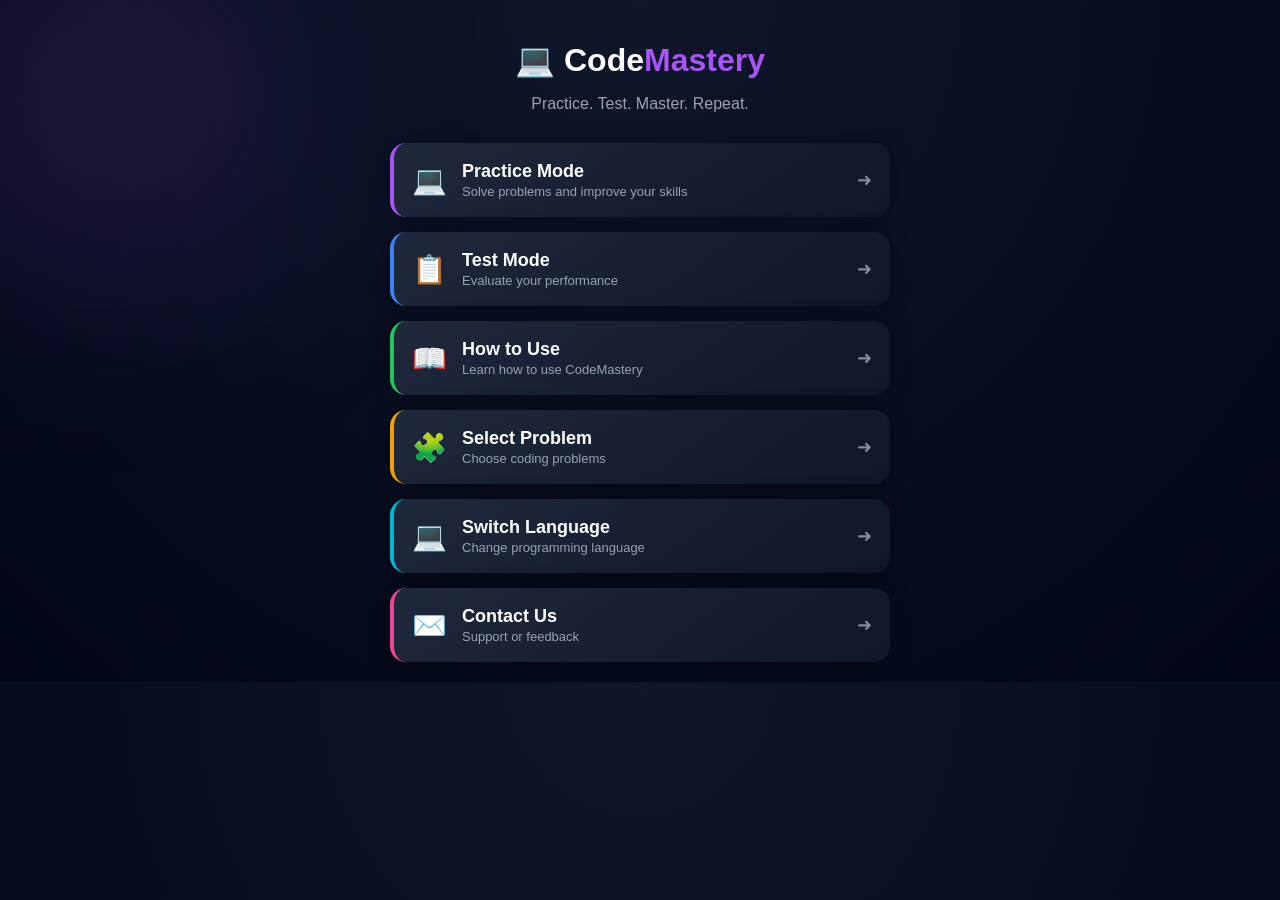
<file: index.html>
<!DOCTYPE html>
<html lang="en">
<head>
  <title>CodeMastery</title>
  <meta name="viewport" content="width=device-width, initial-scale=1.0">
  <link rel="stylesheet" href="css/style.css">
</head>

<body>

<div class="container">

  <h1 class="title">💻 Code<span>Mastery</span></h1>
  <p class="subtitle">Practice. Test. Master. Repeat.</p>

  <div class="menu">

  <a href="practice.html" class="card purple">
    <span>💻</span>
    <div>
      <h2>Practice Mode</h2>
      <p>Solve problems and improve your skills</p>
    </div>
    <div class="arrow">➜</div>
  </a>

  <a href="test.html" class="card blue">
    <span>📋</span>
    <div>
      <h2>Test Mode</h2>
      <p>Evaluate your performance</p>
    </div>
    <div class="arrow">➜</div>
  </a>

  <a href="howto.html" class="card green">
    <span>📖</span>
    <div>
      <h2>How to Use</h2>
      <p>Learn how to use CodeMastery</p>
    </div>
    <div class="arrow">➜</div>
  </a>

  <a href="select.html" class="card orange">
    <span>🧩</span>
    <div>
      <h2>Select Problem</h2>
      <p>Choose coding problems</p>
    </div>
    <div class="arrow">➜</div>
  </a>

  <a href="language.html" class="card cyan">
    <span>💻</span>
    <div>
      <h2>Switch Language</h2>
      <p>Change programming language</p>
    </div>
    <div class="arrow">➜</div>
  </a>

  <a href="contact.html" class="card pink">
    <span>✉️</span>
    <div>
      <h2>Contact Us</h2>
      <p>Support or feedback</p>
    </div>
    <div class="arrow">➜</div>
  </a>

</div>

</div>

<script>
function selectLang(lang) {
  localStorage.setItem("language", lang);
  window.location.href = "select.html";
}
</script>

</body>
</html>
</file>
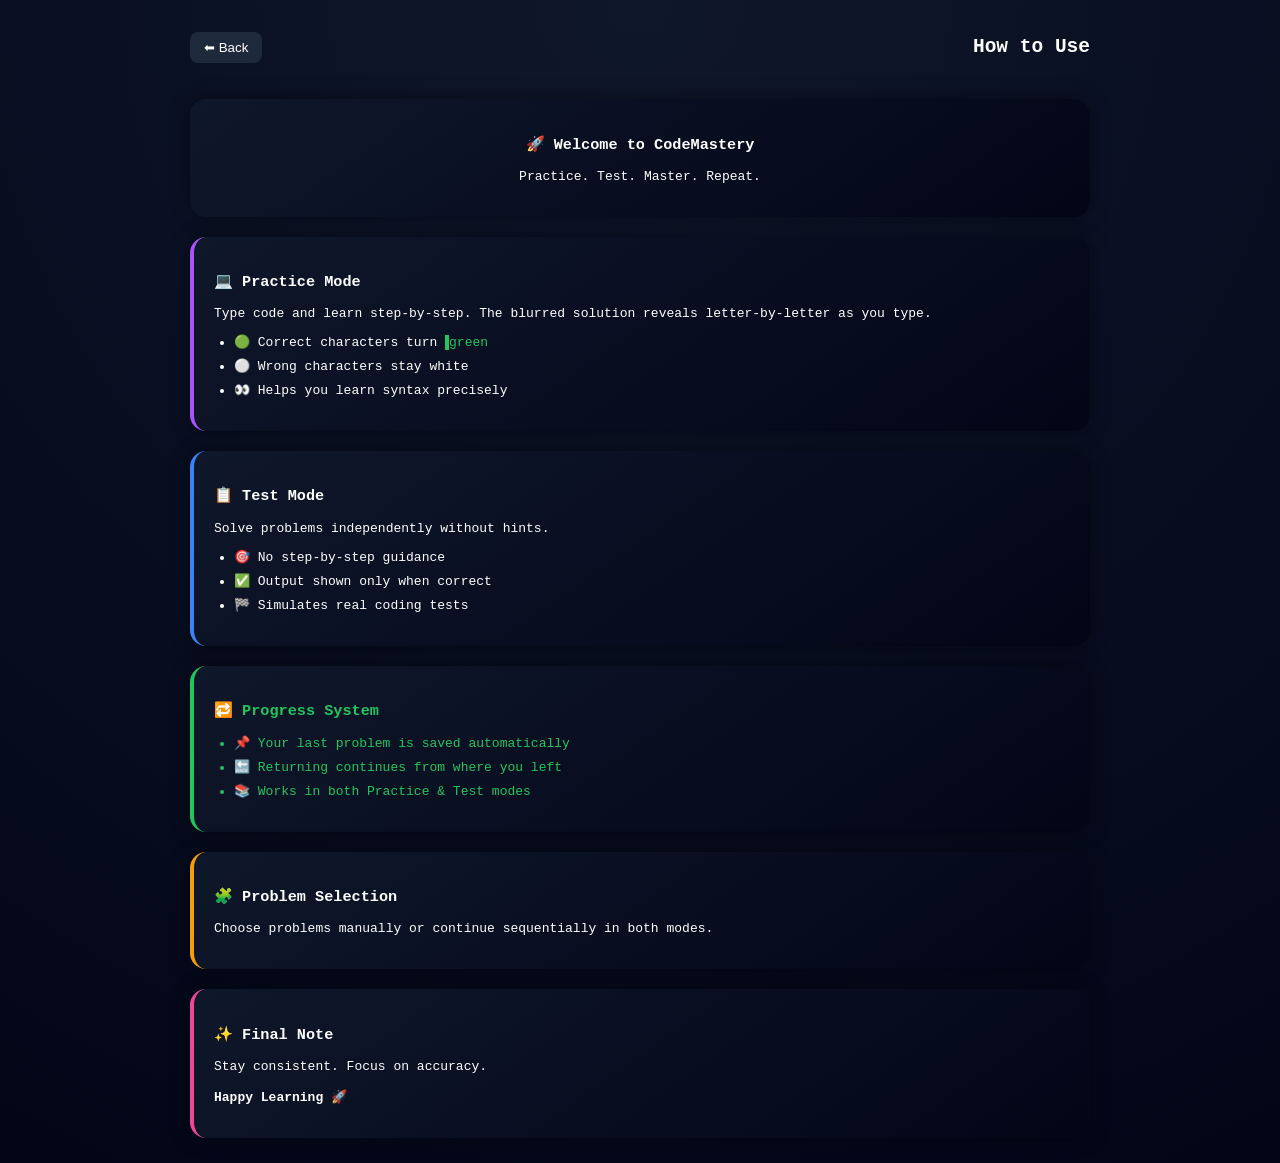
<file: howto.html>
<!DOCTYPE html>
<html lang="en">
<head>
  <title>How to Use - CodeMastery</title>
  <meta name="viewport" content="width=device-width, initial-scale=1.0">
  <link rel="stylesheet" href="css/howto.css">
</head>

<body>

<div class="container">

  <!-- Top Bar -->
  <div class="top-bar">
    <button class="back-btn" onclick="goBack()">⬅ Back</button>
    <h2>How to Use</h2>
  </div>

  <!-- Intro -->
  <div class="card intro-card">
    <h3>🚀 Welcome to CodeMastery</h3>
    <p>Practice. Test. Master. Repeat.</p>
  </div>

  <!-- Practice Mode -->
  <div class="card purple">
    <h3>💻 Practice Mode</h3>
    <p>
      Type code and learn step-by-step. The blurred solution reveals 
      letter-by-letter as you type.
    </p>
    <ul>
      <li>🟢 Correct characters turn <span class="green">green</span></li>
      <li>⚪ Wrong characters stay white</li>
      <li>👀 Helps you learn syntax precisely</li>
    </ul>
  </div>

  <!-- Test Mode -->
  <div class="card blue">
    <h3>📋 Test Mode</h3>
    <p>Solve problems independently without hints.</p>
    <ul>
      <li>🎯 No step-by-step guidance</li>
      <li>✅ Output shown only when correct</li>
      <li>🏁 Simulates real coding tests</li>
    </ul>
  </div>

  <!-- Navigation Info -->
  <div class="card green">
    <h3>🔁 Progress System</h3>
    <ul>
      <li>📌 Your last problem is saved automatically</li>
      <li>🔙 Returning continues from where you left</li>
      <li>📚 Works in both Practice & Test modes</li>
    </ul>
  </div>

  <!-- Problem Selection -->
  <div class="card orange">
    <h3>🧩 Problem Selection</h3>
    <p>
      Choose problems manually or continue sequentially in both modes.
    </p>
  </div>

  <!-- Closing -->
  <div class="card pink">
    <h3>✨ Final Note</h3>
    <p>
      Stay consistent. Focus on accuracy.  
      <br><br>
      <strong>Happy Learning 🚀</strong>
    </p>
  </div>

</div>

<script>
function goBack() {
  window.location.href = "index.html";
}
</script>

</body>
</html>
</file>
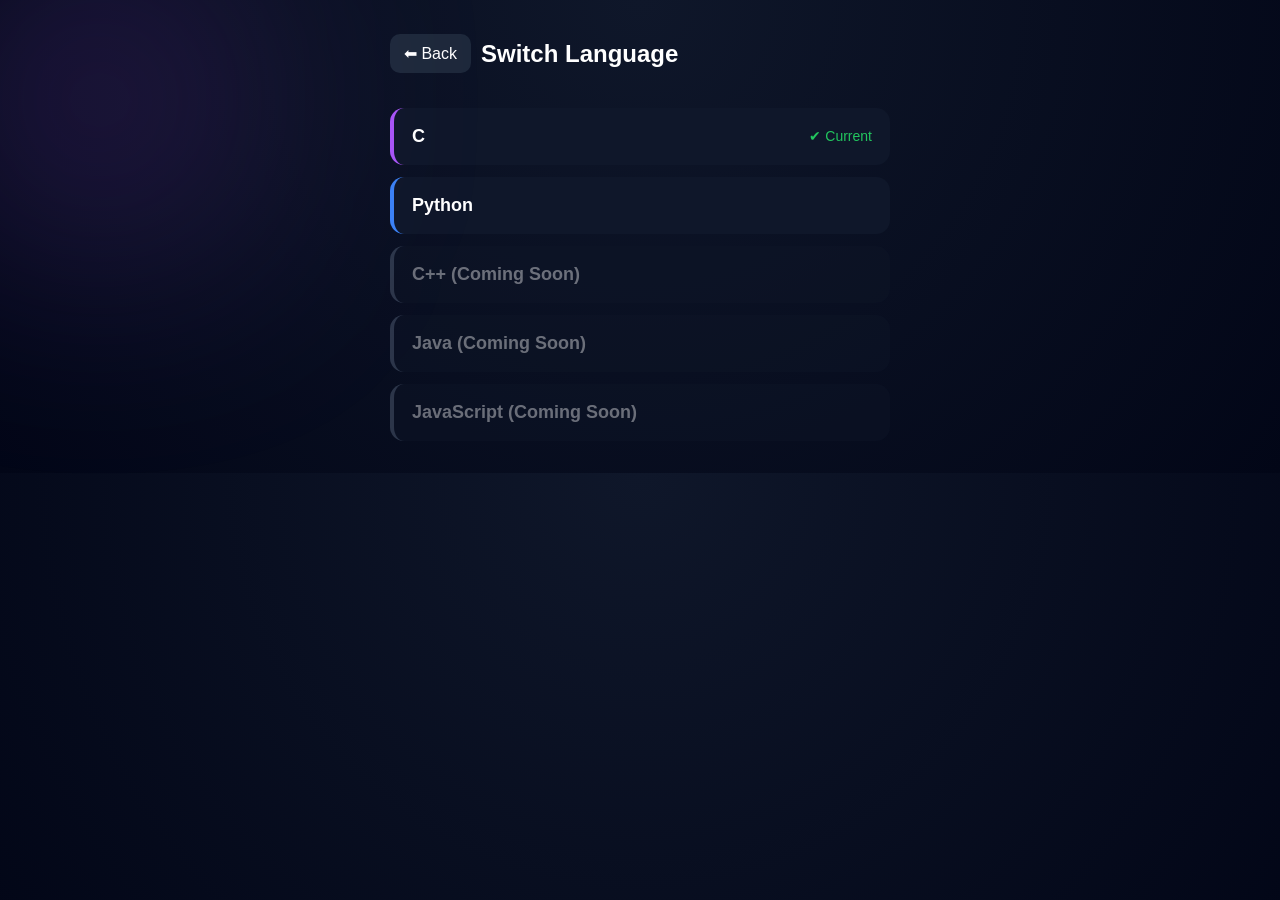
<file: language.html>
<!DOCTYPE html>
<html lang="en">
<head>
  <title>Switch Language - CodeMastery</title>
  <meta name="viewport" content="width=device-width, initial-scale=1.0">

  <!-- Main UI style -->
  <link rel="stylesheet" href="css/style.css">

  <!-- Page-specific style -->
  <style>
    .container {
      max-width: 500px;
      margin: auto;
      padding: 20px;
    }

    .top-bar {
      display: flex;
      align-items: center;
      gap: 10px;
      margin-bottom: 20px;
    }

    .lang-card {
      display: flex;
      justify-content: space-between;
      align-items: center;
      background: #0f172a;
      padding: 18px;
      margin: 12px 0;
      border-radius: 14px;
      cursor: pointer;
      transition: 0.25s;
      border-left: 4px solid transparent;
    }

    .lang-card:hover {
      transform: scale(1.02);
      background: #1e293b;
    }

    .lang-name {
      font-size: 18px;
      font-weight: bold;
    }

    .current {
      color: #22c55e;
      font-size: 14px;
    }

    .disabled {
      opacity: 0.4;
      cursor: not-allowed;
    }

    .purple { border-left-color: #a855f7; }
    .blue { border-left-color: #3b82f6; }
    .gray { border-left-color: #64748b; }
  </style>
</head>

<body>

<div class="container">

  <div class="top-bar">
    <button class="back-btn" onclick="goBack()">⬅ Back</button>
    <h2>Switch Language</h2>
  </div>

  <div id="langContainer"></div>

</div>

<script>
const languages = [
  { name: "C", value: "c", color: "purple" },
  { name: "Python", value: "python", color: "blue" },
  { name: "C++ (Coming Soon)", disabled: true, color: "gray" },
  { name: "Java (Coming Soon)", disabled: true, color: "gray" },
  { name: "JavaScript (Coming Soon)", disabled: true, color: "gray" }
];

const container = document.getElementById("langContainer");
const currentLang = localStorage.getItem("language") || "c";

languages.forEach(lang => {
  const card = document.createElement("div");
  card.className = `lang-card ${lang.color}`;

  if (lang.disabled) card.classList.add("disabled");

  let label = `<span class="lang-name">${lang.name}</span>`;

  if (lang.value === currentLang) {
    label += `<span class="current">✔ Current</span>`;
  }

  card.innerHTML = label;

  if (!lang.disabled && lang.value !== currentLang) {
    card.onclick = () => {
      localStorage.setItem("language", lang.value);
      location.reload();
    };
  }

  container.appendChild(card);
});

function goBack() {
  window.location.href = "index.html";
}


</script>

</body>
</html>
</file>
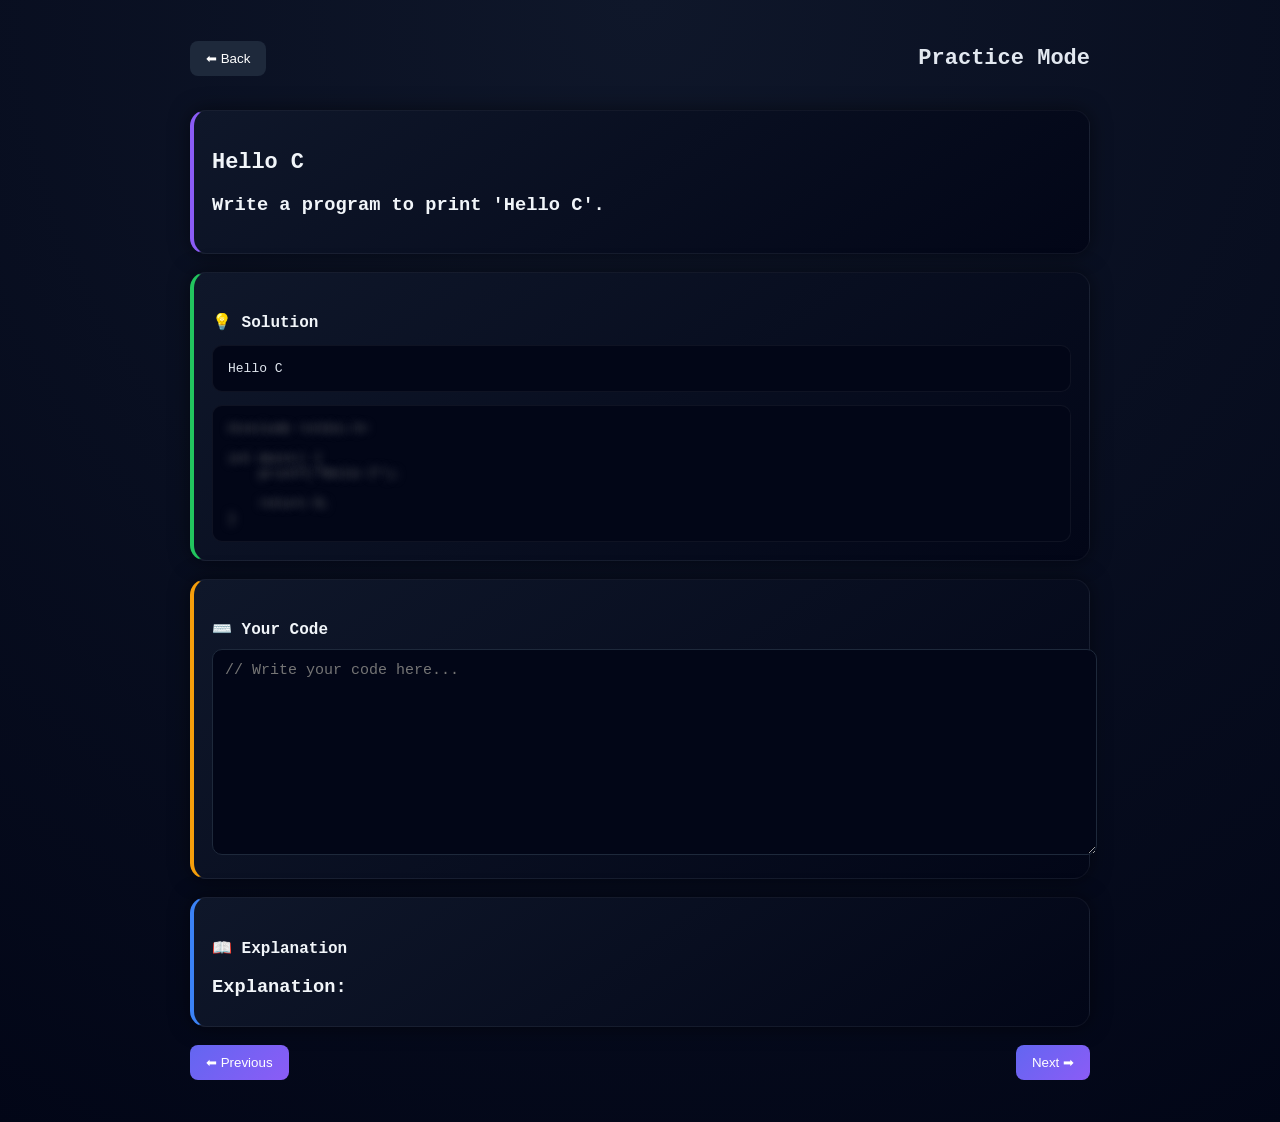
<file: practice.html>
<!DOCTYPE html>
<html lang="en">

<head>
  <meta charset="UTF-8">
  <title>Practice Mode - CodeMastery</title>
  <meta name="viewport" content="width=device-width, initial-scale=1.0">

  <!-- CSS -->
  <link rel="stylesheet" href="css/practice.css">
</head>

<body>

<div class="container">

  <!-- TOP BAR -->
  <div class="top-bar">
    <button class="back-btn" onclick="goBack()">⬅ Back</button>
    <h2>Practice Mode</h2>
  </div>

  <!-- PROBLEM -->
  <div class="card problem-card">
    <h3 id="problem">Loading problem...</h3>
    <p id="description"></p>
  </div>

  <!-- SOLUTION -->
  <div class="card code-card">
    <h4>💡 Solution</h4>
    <pre id="outputBox"></pre>
    <div id="codeDisplay" class="code-box"></div>
  </div>

  <!-- USER INPUT -->
  <div class="card input-card">
    <h4>⌨️ Your Code</h4>
    <textarea id="userInput" placeholder="// Write your code here..."></textarea>
  </div>

    <!-- EXPLANATION -->
  <div class="card explanation-card">
    <h4>📖 Explanation</h4>
    <div id="explanation"></div>
  </div>

  
  <!-- NAVIGATION -->
  <div class="nav-buttons">
    <button onclick="prevProblem()">⬅ Previous</button>
    <button onclick="nextProblem()">Next ➡</button>
  </div>

</div>

<!-- JS FILES -->
<script src="data/problems.js"></script>
<script src="data/pythonProblems.js"></script>
<script src="js/practice.js"></script>

<!-- BACK BUTTON FUNCTION -->
<script>
function goBack() {
  window.location.href = "index.html";
}
</script>

</body>
</html>
</file>
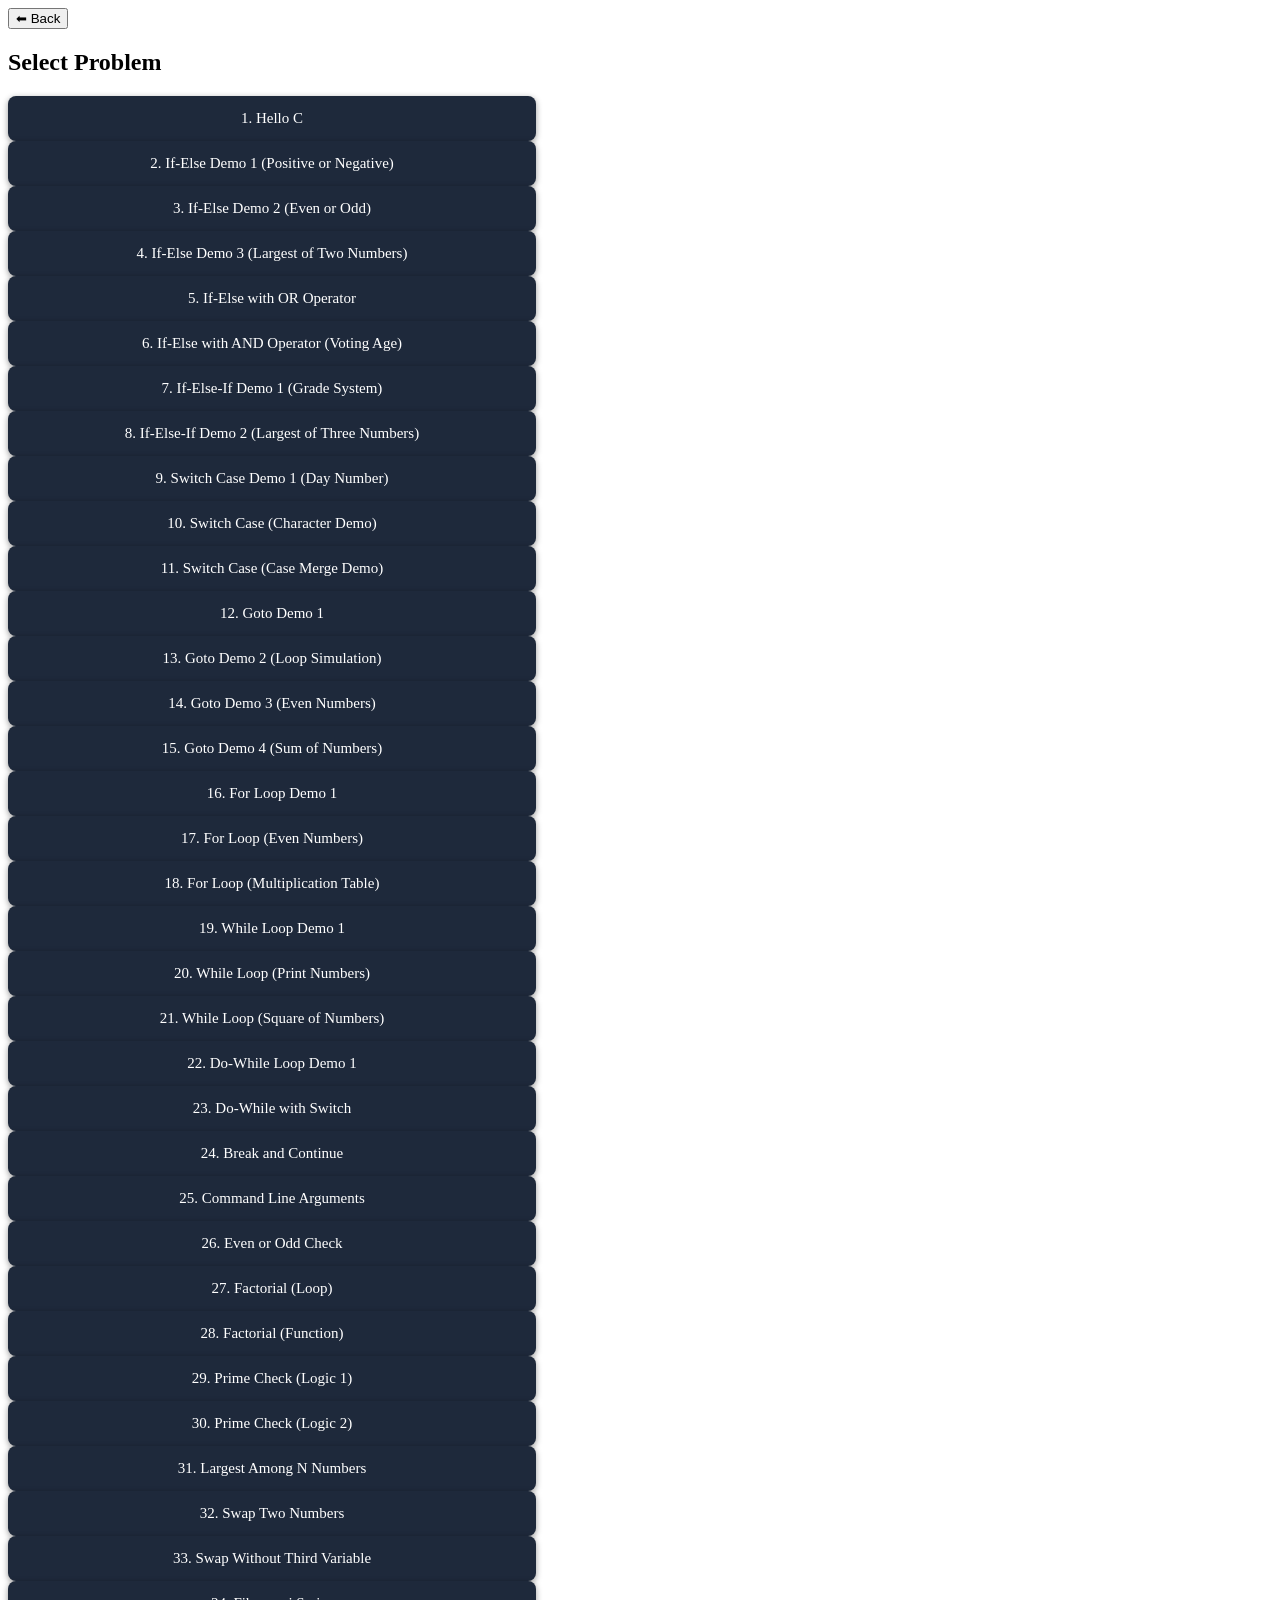
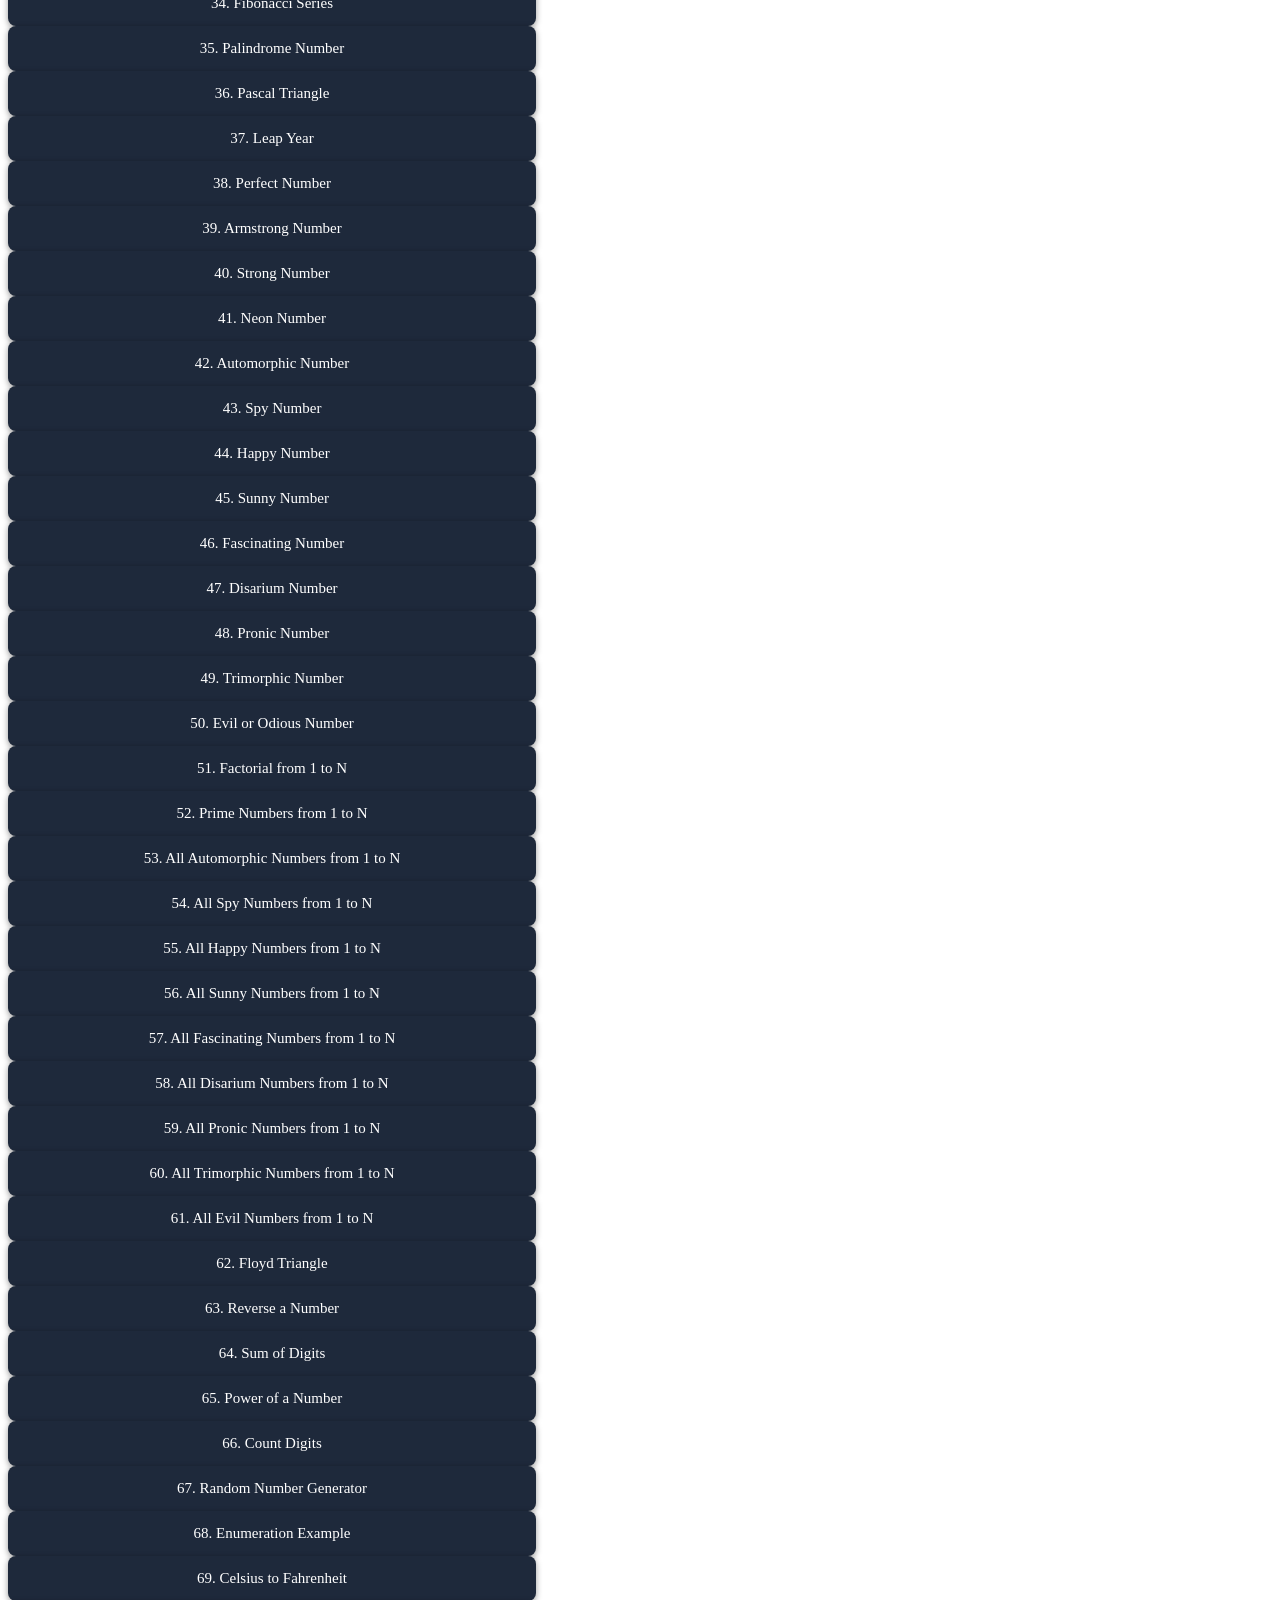
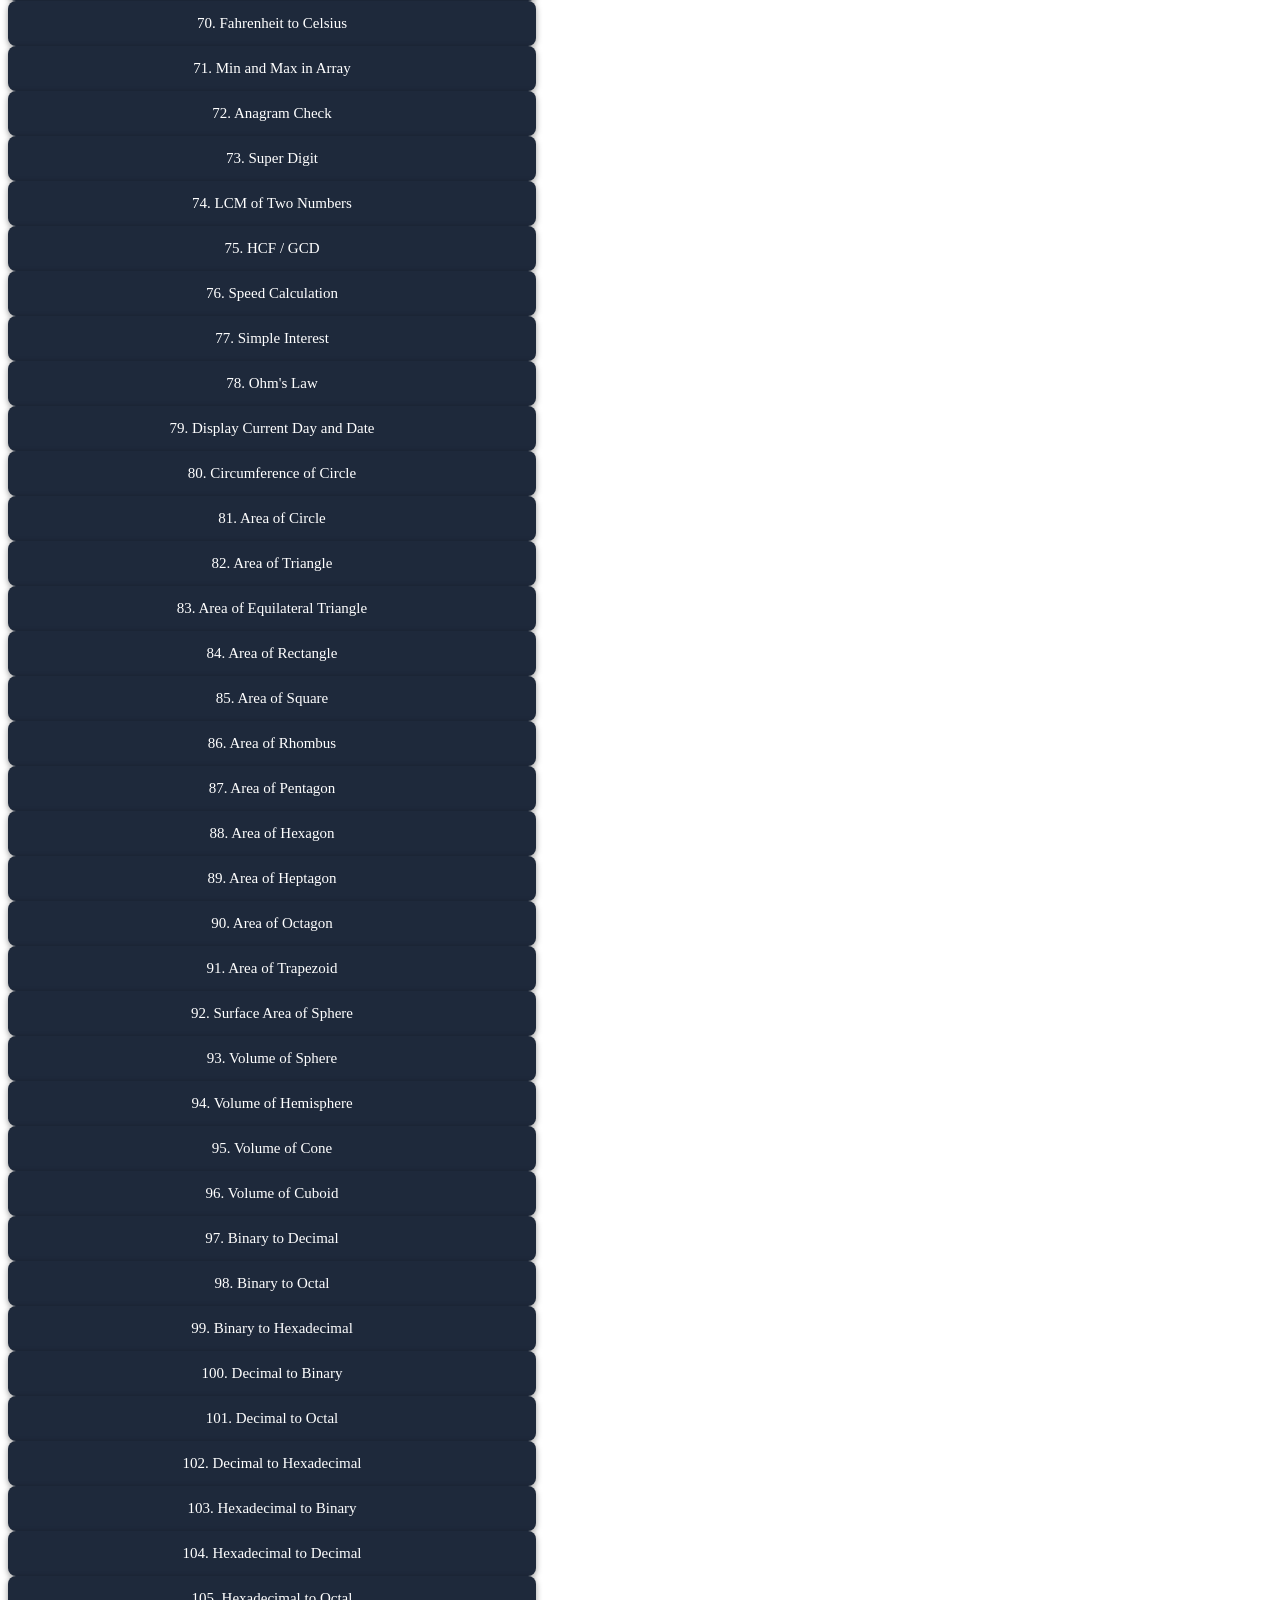
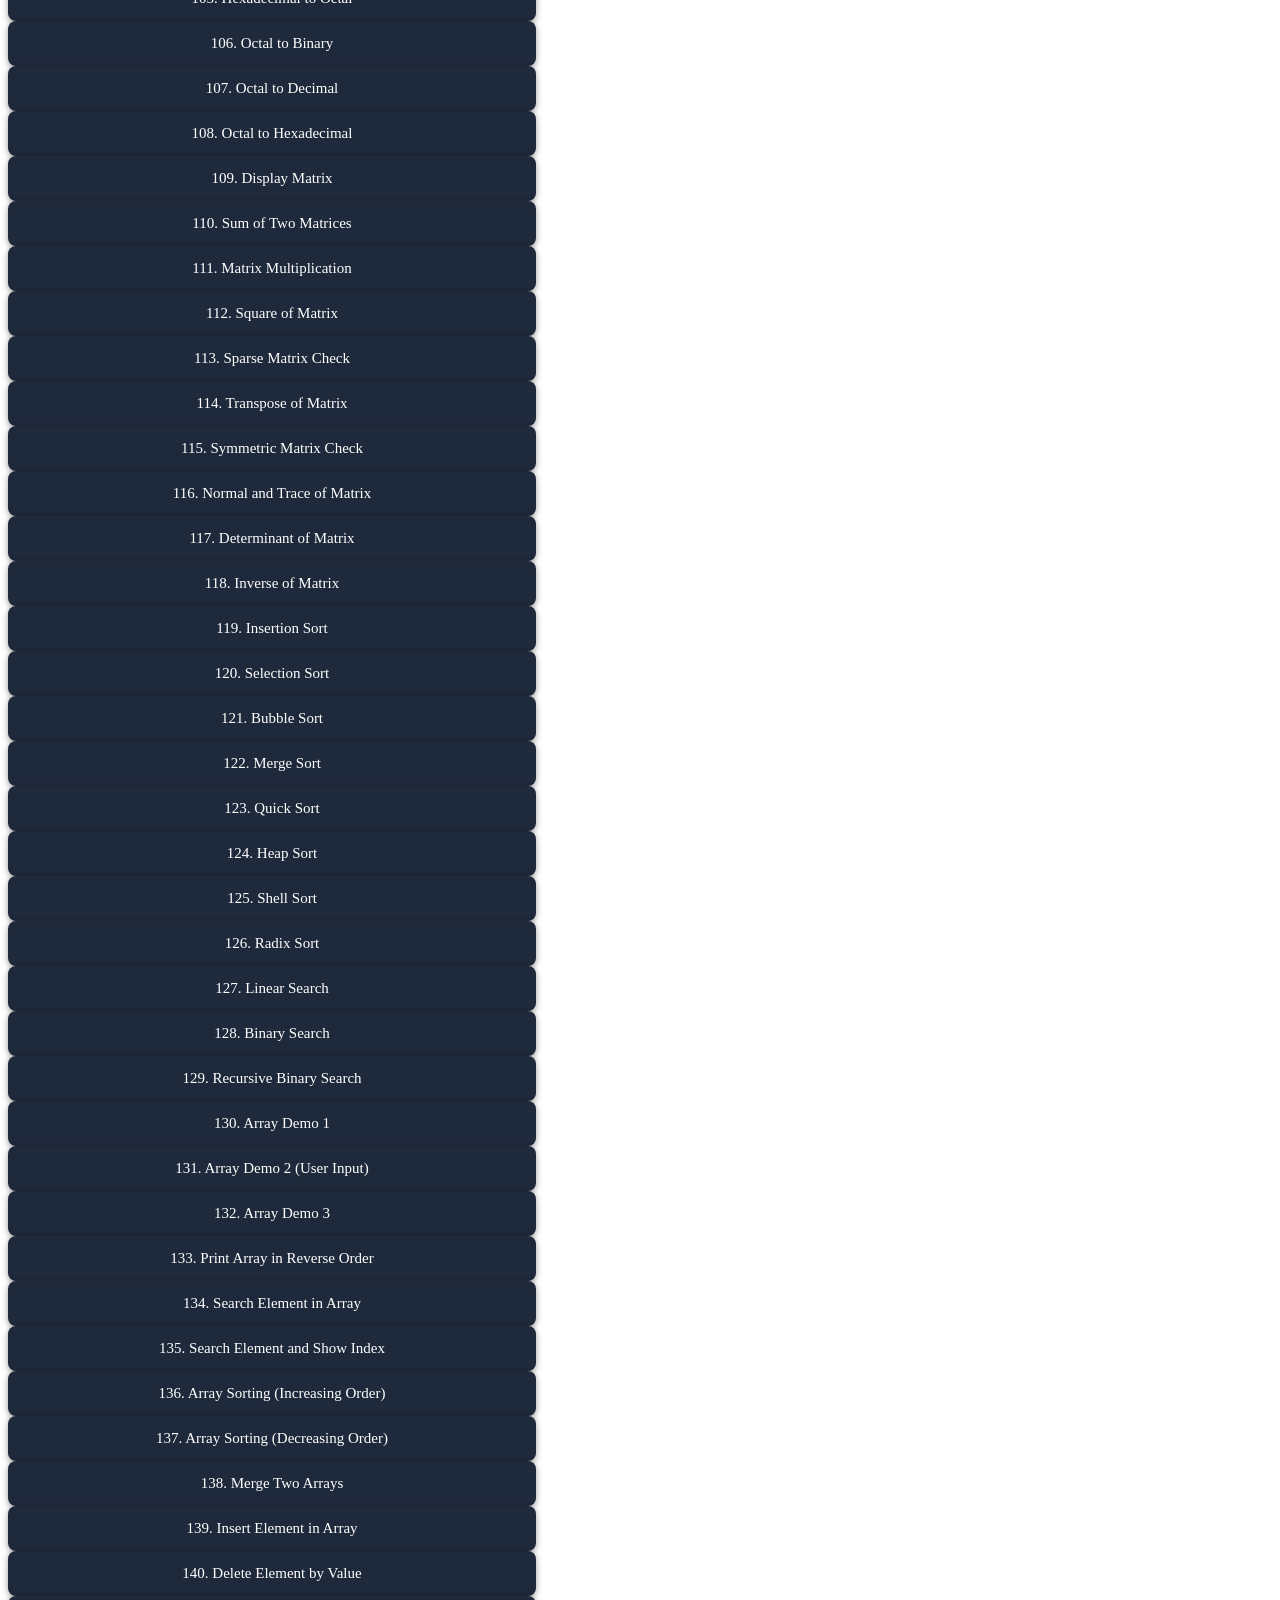
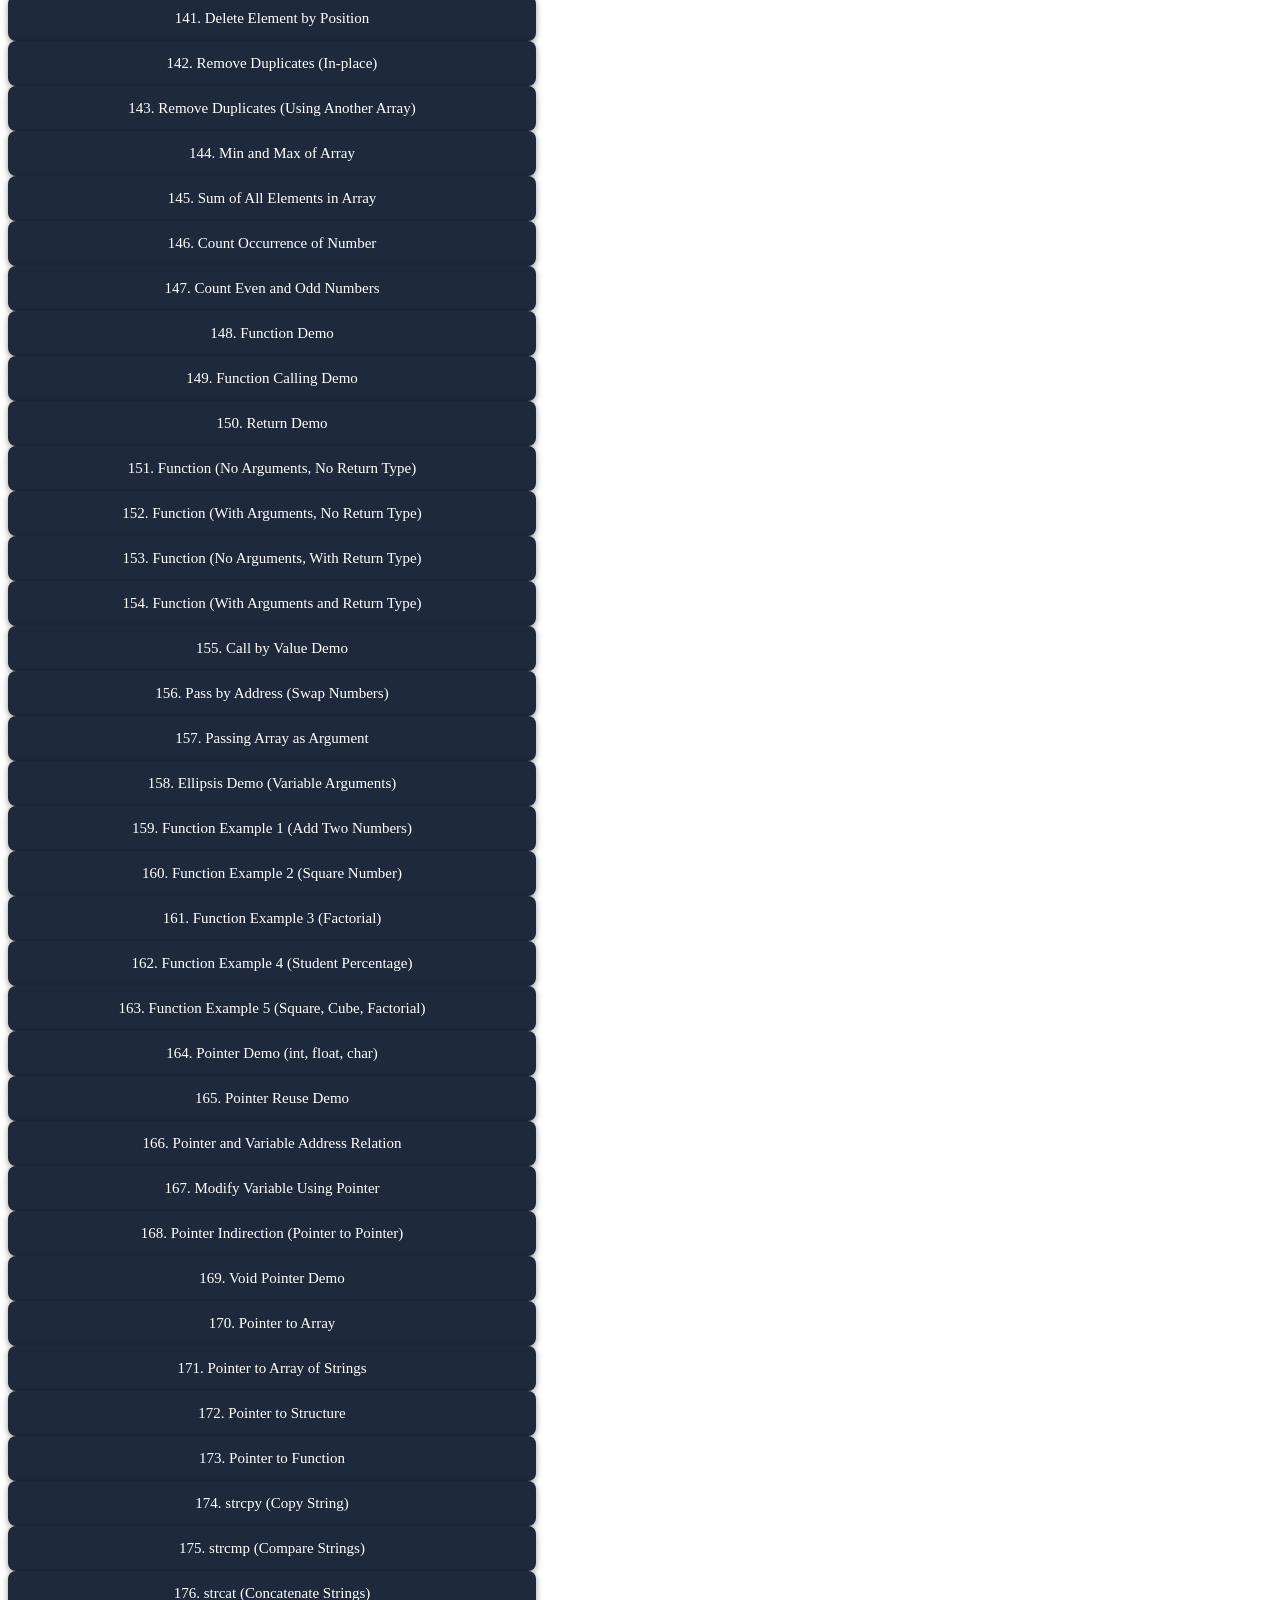
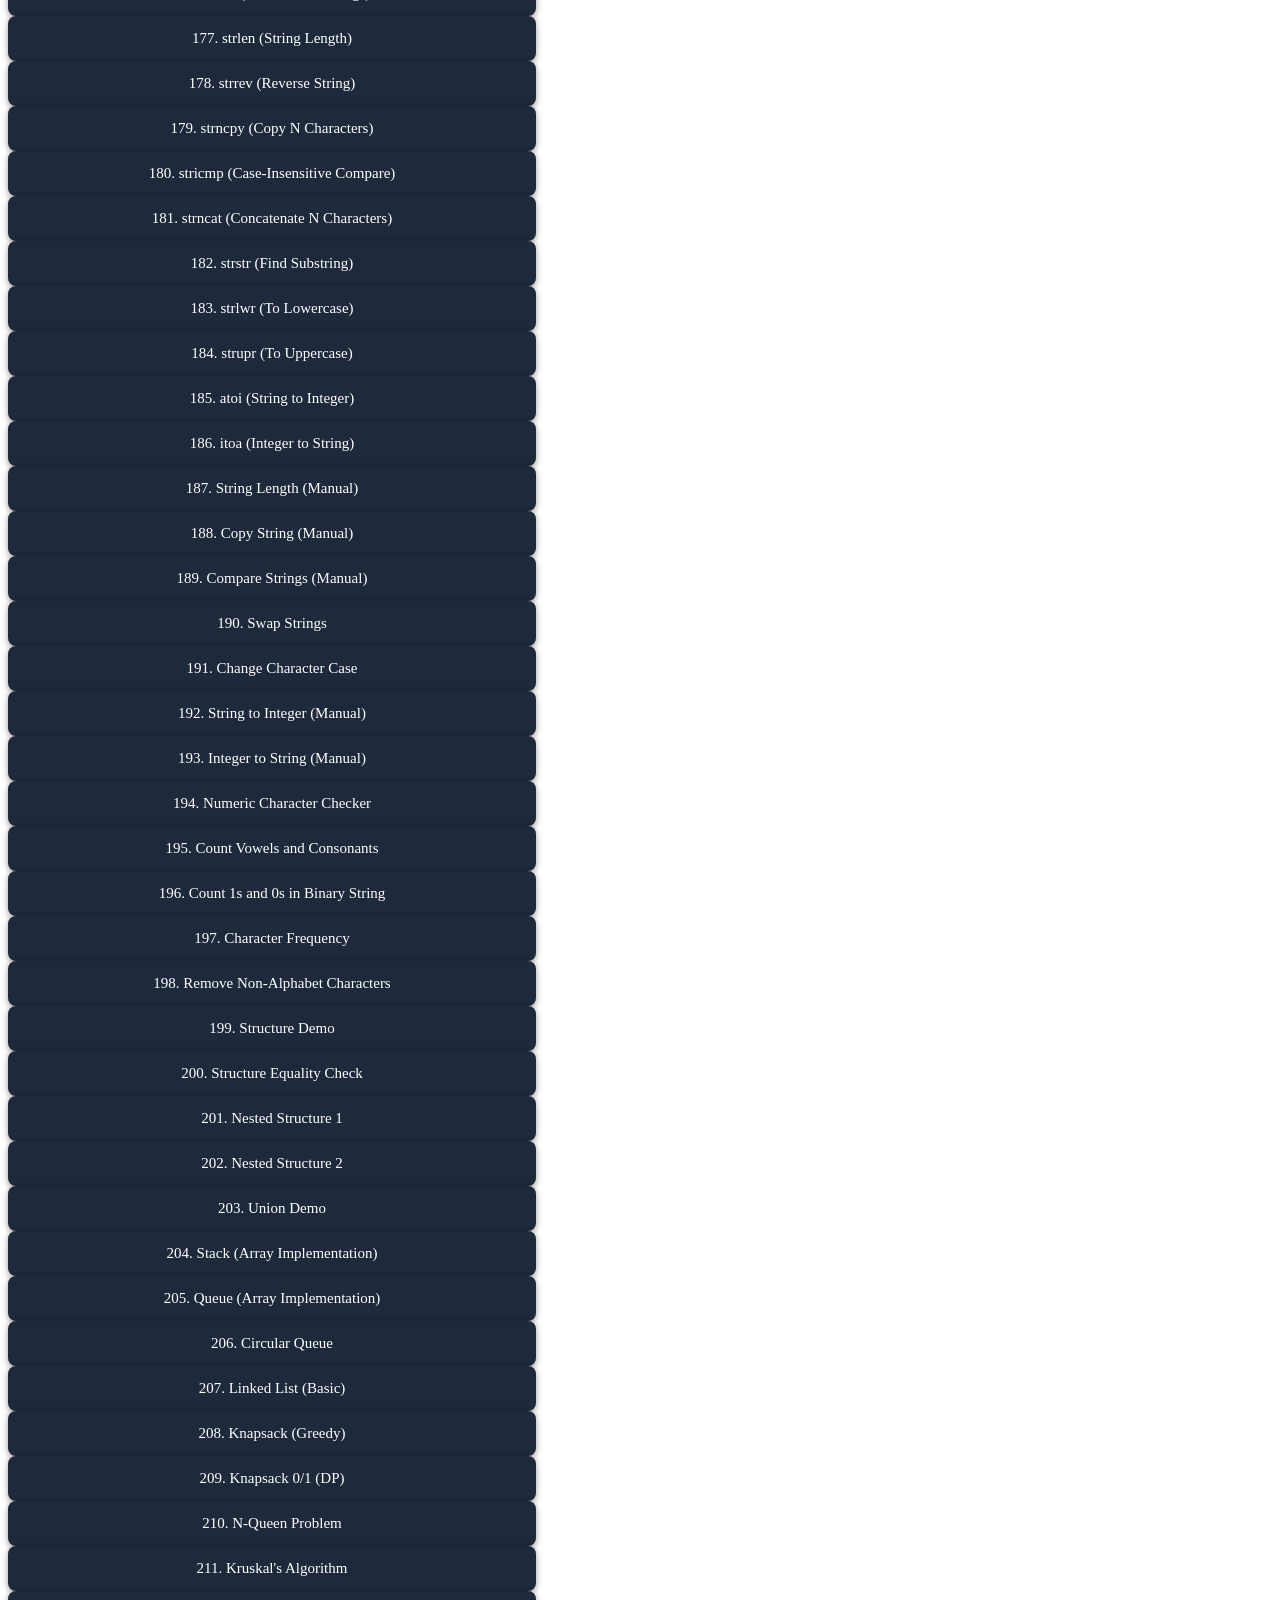
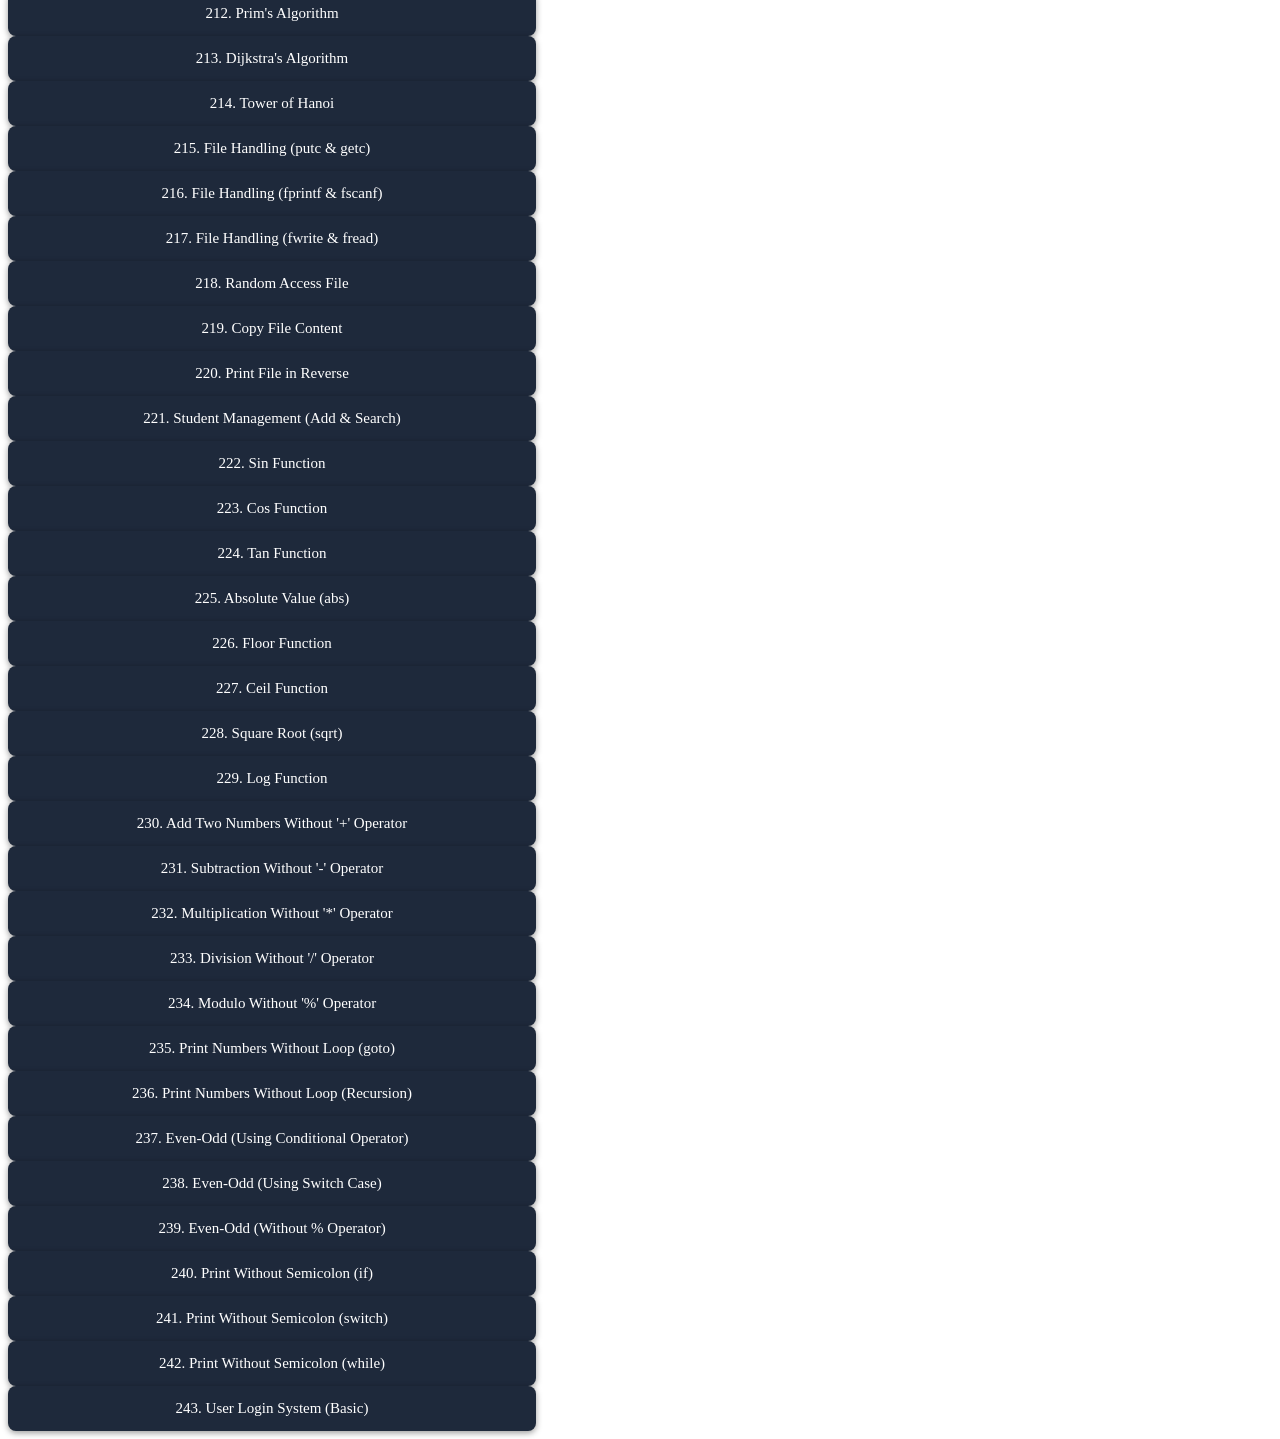
<file: select.html>
<!DOCTYPE html>
<html lang="en">
<head>
  <title>Select Problem - CodeMastery</title>
  <meta name="viewport" content="width=device-width, initial-scale=1.0">
  <link rel="stylesheet" href="css/select.css">
</head>

<body>

<div class="container">

  <!-- Top Bar -->
  <div class="top-bar">
    <button class="back-btn" onclick="goBack()">⬅ Back</button>
    <h2>Select Problem</h2>
  </div>

  <!-- Problem List -->
  <div id="problemContainer" class="problem-list"></div>

</div>

<script src="data/problems.js"></script>
<script src="data/pythonProblems.js"></script>
<script src="js/select.js"></script>

<script>
function goBack() {
  window.location.href = "index.html";
}
</script>

</body>
</html>
</file>
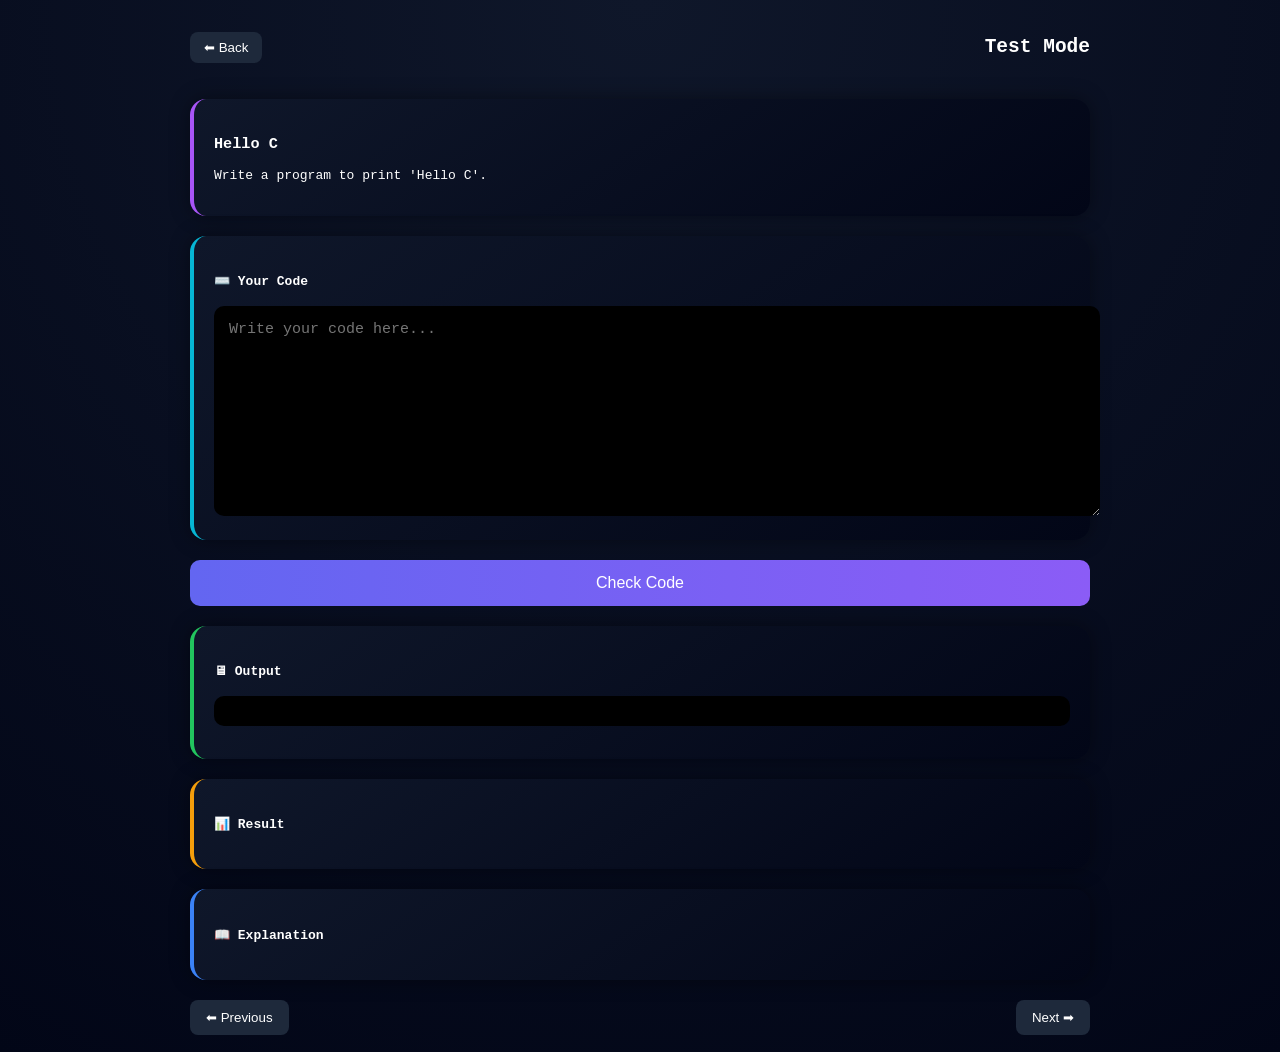
<file: test.html>
<!DOCTYPE html>
<html lang="en">
<head>
  <title>Test Mode - CodeMastery</title>
  <meta name="viewport" content="width=device-width, initial-scale=1.0">
  <link rel="stylesheet" href="css/test.css">
</head>

<body>

<div class="container">

  <!-- Top Bar -->
  <div class="top-bar">
    <button class="back-btn" onclick="goBack()">⬅ Back</button>
    <h2>Test Mode</h2>
  </div>

  <!-- Problem -->
  <div class="card problem-card">
    <div id="problem"></div>
  </div>

  <!-- Code Input -->
  <div class="card input-card">
    <h4>⌨️ Your Code</h4>
    <textarea id="userCode" placeholder="Write your code here..."></textarea>
  </div>

  <!-- Actions -->
  <div class="actions">
    <button class="check-btn" onclick="checkCode()">Check Code</button>
  </div>

  <!-- Output -->
  <div class="card output-card">
    <h4>🖥 Output</h4>
    <pre id="outputBox"></pre>
  </div>

  <!-- Result -->
  <div class="card result-card">
    <h4>📊 Result</h4>
    <div id="result"></div>
  </div>

  <!-- Explanation -->
  <div class="card explanation-card">
    <h4>📖 Explanation</h4>
    <div id="explanation"></div>
  </div>

  <!-- Navigation -->
  <div class="nav-buttons">
    <button onclick="prevProblem()">⬅ Previous</button>
    <button onclick="nextProblem()">Next ➡</button>
  </div>

</div>

<script src="data/problems.js"></script>
<script src="data/pythonProblems.js"></script>
<script src="js/test.js"></script>

</body>
</html>
</file>
<file: css/style.css>
/* ===== GLOBAL ===== */
body {
  margin: 0;
  background: radial-gradient(circle at top, #0f172a, #020617);
  color: white;
  font-family: 'Segoe UI', sans-serif;
}

body::before {
  content: "";
  position: fixed;
  width: 400px;
  height: 400px;
  background: radial-gradient(circle, rgba(168,85,247,0.2), transparent);
  top: -100px;
  left: -100px;
  filter: blur(100px);
}

/* ===== CONTAINER ===== */
.container {
  max-width: 500px;
  margin: auto;
  padding: 20px;
}

/* ===== TITLE ===== */
.title {
  text-align: center;
  font-size: 32px;
  margin-bottom: 5px;
}

.title span {
  color: #a855f7;
}

.subtitle {
  text-align: center;
  color: #94a3b8;
  margin-bottom: 30px;
}

/* ===== MENU ===== */
.menu {
  display: flex;
  flex-direction: column;
  gap: 15px;
}

/* ===== CARD ===== */
.card {
  display: flex;
  align-items: center;
  gap: 15px;
  padding: 18px;
  border-radius: 16px;
  text-decoration: none;
  color: white;
  background: linear-gradient(145deg, #1e293b, #0f172a);
  box-shadow: 0 0 20px rgba(0,0,0,0.4);
  transition: 0.3s;
}

/* ICON */
.card span {
  font-size: 28px;
}

/* TEXT */
.card h2 {
  margin: 0;
  font-size: 18px;
}

.card p {
  margin: 2px 0 0;
  font-size: 13px;
  color: #94a3b8;
}

/* HOVER EFFECT */
.card:hover {
  transform: translateY(-4px) scale(1.02);
  box-shadow: 0 0 25px rgba(168,85,247,0.4);
}

/* ===== COLORS ===== */
.purple { border-left: 4px solid #a855f7; }
.blue   { border-left: 4px solid #3b82f6; }
.green  { border-left: 4px solid #22c55e; }
.orange { border-left: 4px solid #f59e0b; }
.cyan   { border-left: 4px solid #06b6d4; }
.pink   { border-left: 4px solid #ec4899; }

/* ===== MOBILE ===== */
@media (max-width: 768px) {
  .title {
    font-size: 26px;
  }

  .card {
    padding: 15px;
  }

  .card h2 {
    font-size: 16px;
  }

  .card p {
    font-size: 12px;
  }
}

.card {
  position: relative;
  overflow: hidden;
}

.card::before {
  content: "";
  position: absolute;
  inset: 0;
  background: linear-gradient(120deg, transparent, rgba(168,85,247,0.3), transparent);
  opacity: 0;
  transition: 0.5s;
}

.card:hover::before {
  opacity: 1;
}

.arrow {
  margin-left: auto;
  font-size: 18px;
  opacity: 0.5;
  transition: 0.3s;
}

.card:hover .arrow {
  transform: translateX(6px);
  opacity: 1;
}

.card:active {
  transform: scale(0.97);
}

.top-bar {
  display: flex;
  align-items: center;
  gap: 12px;
  margin-bottom: 25px;
}

.back-btn {
  background: #1e293b;
  border: none;
  color: white;
  padding: 10px 14px;
  border-radius: 10px;
  cursor: pointer;
  font-size: 16px;
  transition: 0.25s;
}

.back-btn:hover {
  background: #334155;
  transform: scale(1.05);
}
</file>
<file: css/howto.css>
body {
  background: radial-gradient(circle at top, #0f172a, #020617);
  color: white;
  font-family: monospace;
  margin: 0;
}

.container {
  max-width: 900px;
  margin: auto;
  padding: 20px;
}

/* ===== TOP BAR ===== */
.top-bar {
  display: flex;
  justify-content: space-between;
  align-items: center;
  margin-bottom: 25px;
}

.back-btn {
  background: #1e293b;
  padding: 8px 14px;
  border-radius: 8px;
  border: none;
  color: white;
  cursor: pointer;
}

.back-btn:hover {
  background: #334155;
}

/* ===== CARDS ===== */
.card {
  background: linear-gradient(145deg, #0f172a, #020617);
  border-radius: 16px;
  padding: 20px;
  margin-bottom: 20px;
  box-shadow: 0 0 20px rgba(0,0,0,0.4);
}

.intro-card {
  text-align: center;
}

/* Accent colors */
.purple { border-left: 4px solid #a855f7; }
.blue   { border-left: 4px solid #3b82f6; }
.green  { border-left: 4px solid #22c55e; }
.orange { border-left: 4px solid #f59e0b; }
.pink   { border-left: 4px solid #ec4899; }

/* List styling */
ul {
  margin-top: 10px;
  padding-left: 20px;
}

li {
  margin-bottom: 8px;
}

/* Highlight */
.green {
  color: #22c55e;
}

/* Mobile */
@media (max-width: 768px) {
  button {
    width: 100%;
  }
}
</file>
<file: css/practice.css>
/* ===== GLOBAL ===== */
body {
  background: radial-gradient(circle at top, #0f172a, #020617);
  color: #e2e8f0;
  font-family: 'Segoe UI', monospace;
}

/* ===== CONTAINER ===== */
.container {
  max-width: 900px;
  margin: auto;
  padding: 20px;
}

/* ===== TOP BAR ===== */
.top-bar {
  display: flex;
  align-items: center;
  justify-content: space-between;
  margin-bottom: 20px;
}

.top-bar h2 {
  font-size: 22px;
}

/* ===== CARDS ===== */
.card {
  background: linear-gradient(145deg, #0f172a, #020617);
  border-radius: 16px;
  padding: 18px;
  margin-bottom: 18px;
  box-shadow: 0 0 20px rgba(0,0,0,0.5);
  border: 1px solid rgba(255,255,255,0.05);
  transition: 0.25s;
}

.card:hover {
  transform: translateY(-3px);
  box-shadow: 0 0 25px rgba(99,102,241,0.3);
}

/* ===== HEADINGS ===== */
h3, h4 {
  margin-bottom: 10px;
  color: #f1f5f9;
}

/* ===== CODE BOX ===== */
.code-box, pre {
  background: #020617;
  padding: 15px;
  border-radius: 10px;
  overflow-x: auto;
  border: 1px solid rgba(255,255,255,0.05);
}

/* ===== TEXTAREA ===== */
textarea {
  width: 100%;
  min-height: 180px;
  background: #020617;
  color: #22c55e;
  border: 1px solid #1e293b;
  border-radius: 10px;
  padding: 12px;
  font-family: monospace;
  font-size: 15px;
}

textarea:focus {
  outline: none;
  border: 1px solid #6366f1;
  box-shadow: 0 0 10px rgba(99,102,241,0.4);
}

/* ===== BUTTONS ===== */
button {
  background: linear-gradient(135deg, #6366f1, #8b5cf6);
  border: none;
  padding: 10px 16px;
  border-radius: 8px;
  color: white;
  cursor: pointer;
  transition: 0.2s;
}

button:hover {
  transform: scale(1.05);
}

/* ===== NAV BUTTONS ===== */
.nav-buttons {
  display: flex;
  justify-content: space-between;
  margin-bottom: 20px;
}

/* ===== BACK BUTTON ===== */
.back-btn {
  background: #1e293b;
}

.back-btn:hover {
  background: #334155;
}

/* ===== SPECIAL COLORS (optional glow accents) ===== */
.problem-card { border-left: 4px solid #8b5cf6; }
.code-card { border-left: 4px solid #22c55e; }
.explanation-card { border-left: 4px solid #3b82f6; }
.input-card { border-left: 4px solid #f59e0b; }

.code-box {
  white-space: pre-wrap;
  font-family: monospace;
}

.blur {
  filter: blur(5px);
  color: gray;
}

.correct {
  color: #22c55e; /* green */
  filter: none;
}

.wrong {
  color: white;
  filter: none;
}
</file>
<file: css/select.css>
.problem-container {
  display: flex;
  flex-direction: column;
  align-items: center;
  gap: 15px;
  margin-top: 30px;
}

.problem-card {
  width: 90%;
  max-width: 500px;
  padding: 14px;

  background: #1e293b;
  border: none;
  border-radius: 8px;

  text-align: center;
  cursor: pointer;

  color: white;
  box-shadow: 0 2px 6px rgba(0,0,0,0.4);
  font-size: 15px;
  font-weight: 500;

  transition: all 0.15s ease;
}

/* HOVER */
.problem-card:hover {
  background: #334155;
}

/* CLICK PRESS EFFECT */
.problem-card:active {
  transform: scale(0.97);
  background: #0f172a;
}
</file>
<file: css/test.css>
body {
  background: radial-gradient(circle at top, #0f172a, #020617);
  color: white;
  font-family: monospace;
  margin: 0;
}

.container {
  max-width: 900px;
  margin: auto;
  padding: 20px;
}

/* ===== TOP BAR ===== */
.top-bar {
  display: flex;
  justify-content: space-between;
  align-items: center;
  margin-bottom: 25px;
}

.back-btn {
  background: #1e293b;
  padding: 8px 14px;
  border-radius: 8px;
  border: none;
  color: white;
  cursor: pointer;
}

.back-btn:hover {
  background: #334155;
}

/* ===== CARDS ===== */
.card {
  background: linear-gradient(145deg, #0f172a, #020617);
  border-radius: 16px;
  padding: 20px;
  margin-bottom: 20px;
  box-shadow: 0 0 20px rgba(0,0,0,0.4);
}

/* Colored borders like your homepage */
.problem-card { border-left: 4px solid #a855f7; }
.input-card { border-left: 4px solid #06b6d4; }
.output-card { border-left: 4px solid #22c55e; }
.result-card { border-left: 4px solid #f59e0b; }
.explanation-card { border-left: 4px solid #3b82f6; }

/* ===== TEXTAREA ===== */
textarea {
  width: 100%;
  background: black;
  color: white;
  border: none;
  padding: 15px;
  border-radius: 10px;
  font-family: monospace;
  font-size: 15px;
  min-height: 180px;
}

/* ===== OUTPUT ===== */
pre {
  background: black;
  padding: 15px;
  border-radius: 10px;
  overflow-x: auto;
}

/* ===== BUTTON ===== */
.check-btn {
  width: 100%;
  padding: 14px;
  background: linear-gradient(90deg, #6366f1, #8b5cf6);
  border: none;
  border-radius: 10px;
  color: white;
  font-size: 16px;
  cursor: pointer;
  transition: 0.2s;
}

.check-btn:hover {
  transform: scale(1.03);
  opacity: 0.9;
}

.actions {
  margin-bottom: 20px;
}

/* ===== NAV BUTTONS ===== */
.nav-buttons {
  display: flex;
  justify-content: space-between;
  margin-top: 20px;
}

.nav-buttons button {
  padding: 10px 16px;
  background: #1e293b;
  border-radius: 8px;
  border: none;
  color: white;
  cursor: pointer;
}

.nav-buttons button:hover {
  background: #334155;
}

/* ===== RESULT COLORS ===== */
#result {
  font-weight: bold;
}

.success {
  color: #22c55e;
}

.fail {
  color: #ef4444;
}

/* ===== MOBILE ===== */
@media (max-width: 768px) {
  .nav-buttons {
    flex-direction: column;
    gap: 10px;
  }

  button {
    width: 100%;
  }
}
</file>
